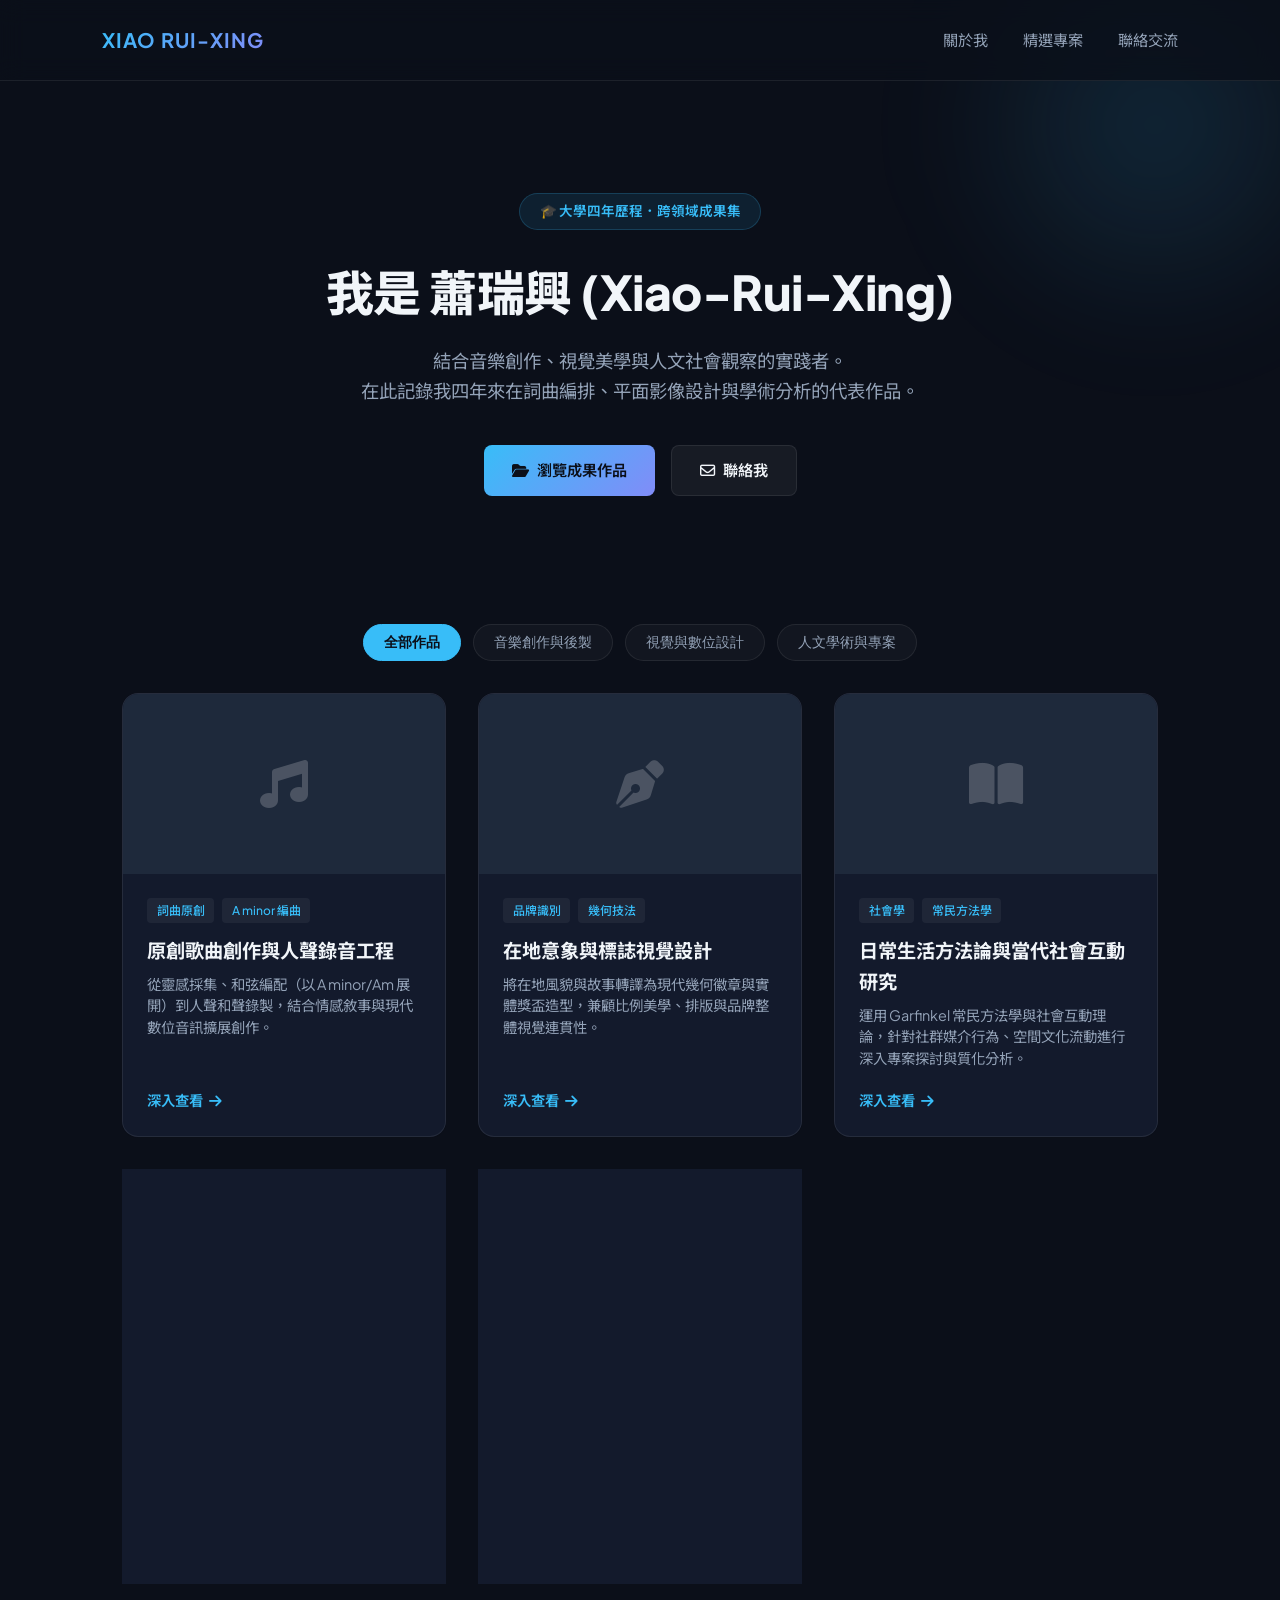
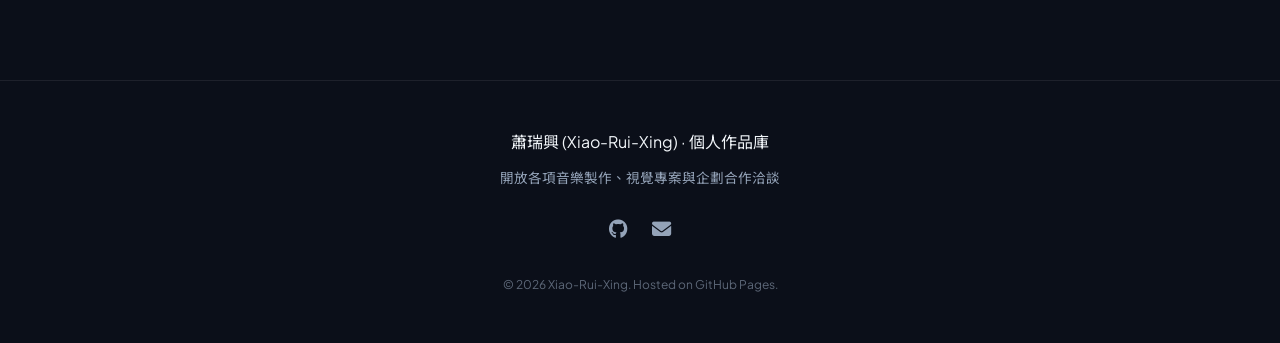
<file: index.html>
<!DOCTYPE html>
<html lang="zh-TW">
<head>
  <meta charset="UTF-8" />
  <meta name="viewport" content="width=device-width, initial-scale=1.0" />
  <title>蕭瑞興 | Xiao-Rui-Xing - 作品集與個人 IP</title>
  
  <!-- Google Fonts & Font Awesome 圖示庫 -->
  <link rel="preconnect" href="https://fonts.googleapis.com">
  <link rel="preconnect" href="https://fonts.gstatic.com" crossorigin>
  <link href="https://fonts.googleapis.com/css2?family=Plus+Jakarta+Sans:wght@400;600;700;800&family=Noto+Sans+TC:wght@300;400;500;700&display=swap" rel="stylesheet">
  <link rel="stylesheet" href="https://cdnjs.cloudflare.com/ajax/libs/font-awesome/6.4.0/css/all.min.css">

  <!-- 外部樣式表 -->
  <link rel="stylesheet" href="style.css" />
</head>
<body>

  <!-- 背景氛圍光效 -->
  <div class="bg-glow"></div>

  <!-- 導航列 -->
  <nav>
    <div class="nav-logo">XIAO RUI-XING</div>
    <div class="nav-links">
      <a href="#about">關於我</a>
      <a href="#portfolio">精選專案</a>
      <a href="#contact">聯絡交流</a>
    </div>
  </nav>

  <div class="container">
    <!-- 主視覺介紹 (Hero Section) -->
    <section class="hero" id="about">
      <div class="hero-badge">🎓 大學四年歷程．跨領域成果集</div>
      <h1>我是 蕭瑞興 (Xiao-Rui-Xing)</h1>
      <p>
        結合音樂創作、視覺美學與人文社會觀察的實踐者。<br>
        在此記錄我四年來在詞曲編排、平面影像設計與學術分析的代表作品。
      </p>
      <div class="hero-actions">
        <a href="#portfolio" class="btn btn-primary"><i class="fa-solid fa-folder-open"></i> 瀏覽成果作品</a>
        <a href="#contact" class="btn btn-secondary"><i class="fa-regular fa-envelope"></i> 聯絡我</a>
      </div>
    </section>

    <!-- 作品展示區與分類篩選 -->
    <section id="portfolio">
      <div class="filter-section">
        <button class="filter-btn active" data-filter="all">全部作品</button>
        <button class="filter-btn" data-filter="music">音樂創作與後製</button>
        <button class="filter-btn" data-filter="design">視覺與數位設計</button>
        <button class="filter-btn" data-filter="academic">人文學術與專案</button>
      </div>

      <!-- 作品網格 -->
      <div class="portfolio-grid">

        <!-- 專案 1：音樂製作 -->
        <article class="card" data-category="music">
          <div class="card-thumb">
            <i class="fa-solid fa-music"></i>
          </div>
          <div class="card-body">
            <div class="card-tags">
              <span class="tag">詞曲原創</span>
              <span class="tag">A minor 編曲</span>
            </div>
            <h3 class="card-title">原創歌曲創作與人聲錄音工程</h3>
            <p class="card-desc">
              從靈感採集、和弦編配（以 A minor/Am 展開）到人聲和聲錄製，結合情感敘事與現代數位音訊擴展創作。
            </p>
            <a href="#" class="card-link">深入查看 <i class="fa-solid fa-arrow-right"></i></a>
          </div>
        </article>

        <!-- 專案 2：視覺品牌設計 -->
        <article class="card" data-category="design">
          <div class="card-thumb">
            <i class="fa-solid fa-pen-nib"></i>
          </div>
          <div class="card-body">
            <div class="card-tags">
              <span class="tag">品牌識別</span>
              <span class="tag">幾何技法</span>
            </div>
            <h3 class="card-title">在地意象與標誌視覺設計</h3>
            <p class="card-desc">
              將在地風貌與故事轉譯為現代幾何徽章與實體獎盃造型，兼顧比例美學、排版與品牌整體視覺連貫性。
            </p>
            <a href="#" class="card-link">深入查看 <i class="fa-solid fa-arrow-right"></i></a>
          </div>
        </article>

        <!-- 專案 3：學術與理論分析 -->
        <article class="card" data-category="academic">
          <div class="card-thumb">
            <i class="fa-solid fa-book-open"></i>
          </div>
          <div class="card-body">
            <div class="card-tags">
              <span class="tag">社會學</span>
              <span class="tag">常民方法學</span>
            </div>
            <h3 class="card-title">日常生活方法論與當代社會互動研究</h3>
            <p class="card-desc">
              運用 Garfinkel 常民方法學與社會互動理論，針對社群媒介行為、空間文化流動進行深入專案探討與質化分析。
            </p>
            <a href="#" class="card-link">深入查看 <i class="fa-solid fa-arrow-right"></i></a>
          </div>
        </article>

        <!-- 專案 4：數位設計與 IP 角色 -->
        <article class="card" data-category="design">
          <div class="card-thumb">
            <i class="fa-solid fa-palette"></i>
          </div>
          <div class="card-body">
            <div class="card-tags">
              <span class="tag">數位插畫</span>
              <span class="tag">LINE貼圖</span>
            </div>
            <h3 class="card-title">數位角色 IP 與系列貼圖實踐</h3>
            <p class="card-desc">
              規劃 3x3 網格視覺框架，打造具傳播力與情緒價值的數位角色形象，完成社群應用與商業平台上架規格。
            </p>
            <a href="#" class="card-link">深入查看 <i class="fa-solid fa-arrow-right"></i></a>
          </div>
        </article>

        <!-- 專案 5：企業管理與流程企劃 -->
        <article class="card" data-category="academic">
          <div class="card-thumb">
            <i class="fa-solid fa-chart-line"></i>
          </div>
          <div class="card-body">
            <div class="card-tags">
              <span class="tag">企業流程</span>
              <span class="tag">BPR 分析</span>
            </div>
            <h3 class="card-title">商業流程再造與個案分析企劃</h3>
            <p class="card-desc">
              檢視組織內部架構與資訊流動瓶頸，擬定優化流程策略圖，展現邏輯架構化與專案溝通簡報能力。
            </p>
            <a href="#" class="card-link">深入查看 <i class="fa-solid fa-arrow-right"></i></a>
          </div>
        </article>

      </div>
    </section>
  </div>

  <!-- 聯絡與頁尾 -->
  <footer id="contact">
    <div class="container">
      <p class="footer-title">蕭瑞興 (Xiao-Rui-Xing) · 個人作品庫</p>
      <p class="footer-subtitle">開放各項音樂製作、視覺專案與企劃合作洽談</p>
      <div class="footer-socials">
        <a href="https://github.com" target="_blank"><i class="fa-brands fa-github"></i></a>
        <a href="mailto:your-email@example.com"><i class="fa-solid fa-envelope"></i></a>
      </div>
      <p class="footer-copy">&copy; 2026 Xiao-Rui-Xing. Hosted on GitHub Pages.</p>
    </div>
  </footer>

  <!-- 外部 JavaScript -->
  <script src="script.js"></script>
</body>
</html>
</file>
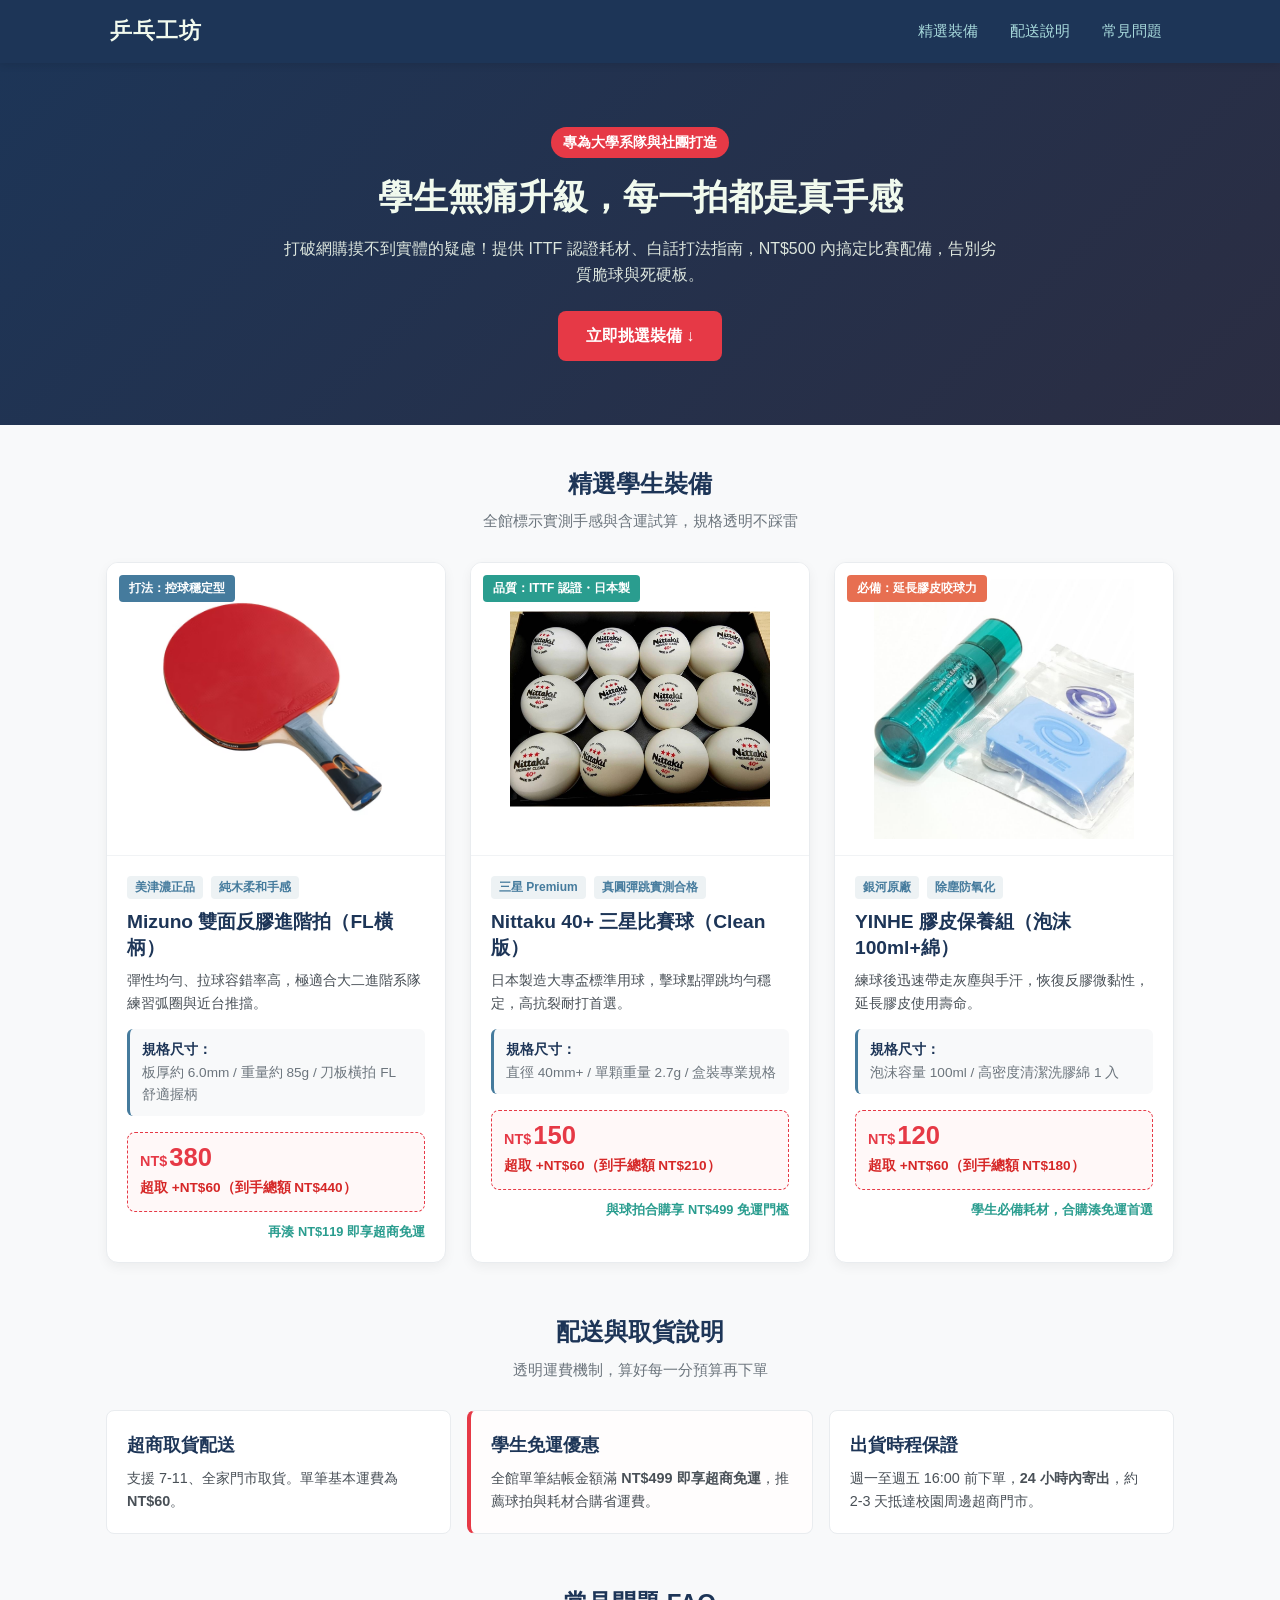
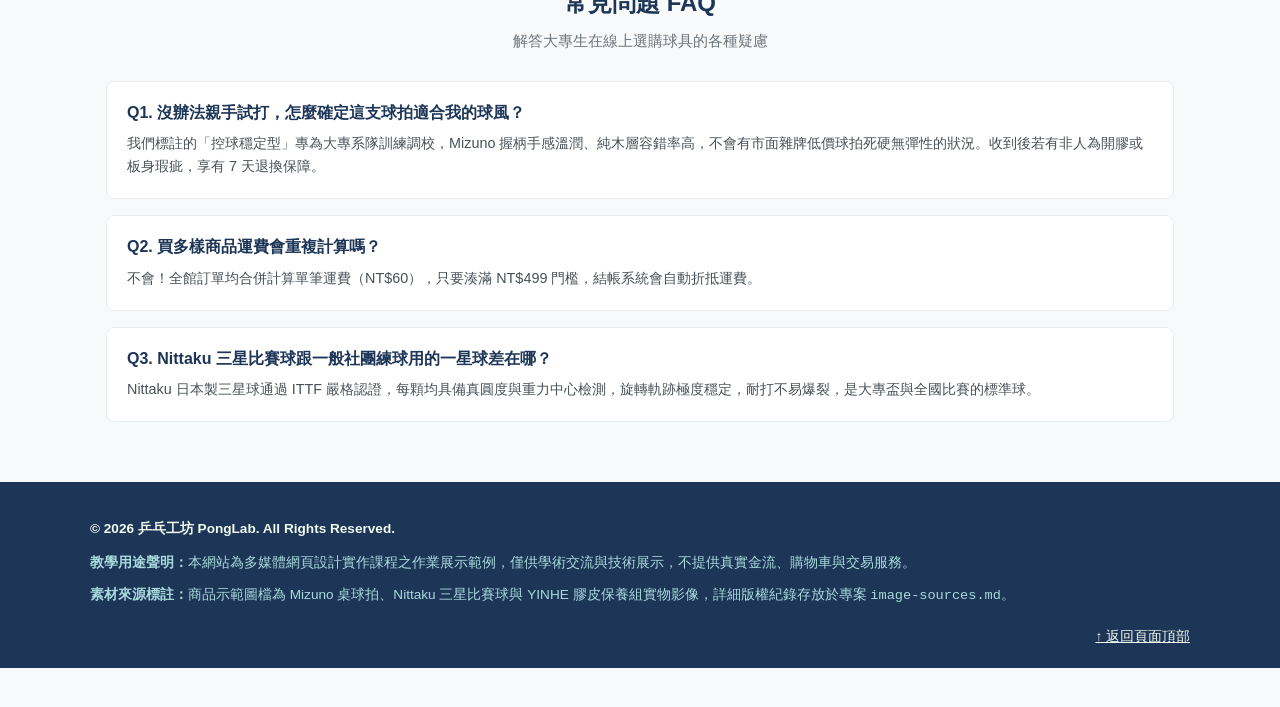
<file: 123/index.html>
<!DOCTYPE html>
<html lang="zh-Hant">
<head>
  <meta charset="UTF-8">
  <meta name="viewport" content="width=device-width, initial-scale=1.0">
  <title>乒乓工坊 PongLab | 大學生桌球裝備庫</title>
  <!-- 外部連結 style.css，同層相對路徑 -->
  <link rel="stylesheet" href="pingpong.css">
</head>
<body>

  <!-- 頂部導覽列 -->
  <header class="site-header">
    <div class="header-container">
      <div class="logo">
        <a href="#">乒乓工坊</a>
      </div>
      <nav class="site-nav">
        <ul>
          <li><a href="#products">精選裝備</a></li>
          <li><a href="#shipping">配送說明</a></li>
          <li><a href="#faq">常見問題</a></li>
        </ul>
      </nav>
    </div>
  </header>

  <main>
    <!-- 主視覺與價值主張 (Hero Section) -->
    <section class="hero-section">
      <div class="hero-content">
        <span class="badge hero-badge">專為大學系隊與社團打造</span>
        <h1>學生無痛升級，每一拍都是真手感</h1>
        <p class="hero-desc">
          打破網購摸不到實體的疑慮！提供 ITTF 認證耗材、白話打法指南，NT$500 內搞定比賽配備，告別劣質脆球與死硬板。
        </p>
        <a href="#products" class="btn btn-primary">立即挑選裝備 ↓</a>
      </div>
    </section>

    <!-- 精選商品展示區 (回應痛點 1、2、3) -->
    <section id="products" class="products-section">
      <div class="section-title">
        <h2>精選學生裝備</h2>
        <p>全館標示實測手感與含運試算，規格透明不踩雷</p>
      </div>

      <div class="product-grid">

        <!-- 商品 1：Mizuno 進階反膠拍 -->
        <article class="product-card">
          <div class="product-image-wrap">
            <img src="images/racket.jpg" alt="Mizuno 美津濃雙面反膠進階桌球拍，FL橫拍柄" class="product-image">
            <span class="card-tag tag-style">打法：控球穩定型</span>
          </div>
          <div class="product-info">
            <div class="quality-badges">
              <span class="badge-mini">美津濃正品</span>
              <span class="badge-mini">純木柔和手感</span>
            </div>
            <h3 class="product-title">Mizuno 雙面反膠進階拍（FL橫柄）</h3>
            <p class="product-desc">彈性均勻、拉球容錯率高，極適合大二進階系隊練習弧圈與近台推擋。</p>
            
            <dl class="specs-list">
              <dt>規格尺寸：</dt>
              <dd>板厚約 6.0mm / 重量約 85g / 刀板橫拍 FL 舒適握柄</dd>
            </dl>

            <div class="price-box">
              <div class="price-main">
                <span class="currency">NT$</span>
                <span class="price-amount">380</span>
              </div>
              <div class="price-shipping-hint">
                <span>超取 +NT$60（到手總額 NT$440）</span>
              </div>
            </div>

            <div class="free-shipping-tip">
              <span>再湊 NT$119 即享超商免運</span>
            </div>
          </div>
        </article>

        <!-- 商品 2：Nittaku 三星比賽球 -->
        <article class="product-card">
          <div class="product-image-wrap">
            <img src="images/ball.jpg" alt="Nittaku ITTF認證 40+ 三星級比賽桌球" class="product-image">
            <span class="card-tag tag-cert">品質：ITTF 認證・日本製</span>
          </div>
          <div class="product-info">
            <div class="quality-badges">
              <span class="badge-mini">三星 Premium</span>
              <span class="badge-mini">真圓彈跳實測合格</span>
            </div>
            <h3 class="product-title">Nittaku 40+ 三星比賽球（Clean版）</h3>
            <p class="product-desc">日本製造大專盃標準用球，擊球點彈跳均勻穩定，高抗裂耐打首選。</p>
            
            <dl class="specs-list">
              <dt>規格尺寸：</dt>
              <dd>直徑 40mm+ / 單顆重量 2.7g / 盒裝專業規格</dd>
            </dl>

            <div class="price-box">
              <div class="price-main">
                <span class="currency">NT$</span>
                <span class="price-amount">150</span>
              </div>
              <div class="price-shipping-hint">
                <span>超取 +NT$60（到手總額 NT$210）</span>
              </div>
            </div>

            <div class="free-shipping-tip">
              <span>與球拍合購享 NT$499 免運門檻</span>
            </div>
          </div>
        </article>

        <!-- 商品 3：銀河 YINHE 保養清潔組 -->
        <article class="product-card">
          <div class="product-image-wrap">
            <img src="images/cleaner.jpg" alt="YINHE 銀河桌球拍膠皮清潔泡沫與高密清潔綿組" class="product-image">
            <span class="card-tag tag-accessory">必備：延長膠皮咬球力</span>
          </div>
          <div class="product-info">
            <div class="quality-badges">
              <span class="badge-mini">銀河原廠</span>
              <span class="badge-mini">除塵防氧化</span>
            </div>
            <h3 class="product-title">YINHE 膠皮保養組（泡沫100ml+綿）</h3>
            <p class="product-desc">練球後迅速帶走灰塵與手汗，恢復反膠微黏性，延長膠皮使用壽命。</p>
            
            <dl class="specs-list">
              <dt>規格尺寸：</dt>
              <dd>泡沫容量 100ml / 高密度清潔洗膠綿 1 入</dd>
            </dl>

            <div class="price-box">
              <div class="price-main">
                <span class="currency">NT$</span>
                <span class="price-amount">120</span>
              </div>
              <div class="price-shipping-hint">
                <span>超取 +NT$60（到手總額 NT$180）</span>
              </div>
            </div>

            <div class="free-shipping-tip">
              <span>學生必備耗材，合購湊免運首選</span>
            </div>
          </div>
        </article>

      </div>
    </section>

    <!-- 配送說明區 (回應痛點 1) -->
    <section id="shipping" class="shipping-section">
      <div class="section-title">
        <h2>配送與取貨說明</h2>
        <p>透明運費機制，算好每一分預算再下單</p>
      </div>

      <div class="shipping-grid">
        <div class="shipping-item">
          <h3>超商取貨配送</h3>
          <p>支援 7-11、全家門市取貨。單筆基本運費為 <strong>NT$60</strong>。</p>
        </div>
        <div class="shipping-item highlight-box">
          <h3>學生免運優惠</h3>
          <p>全館單筆結帳金額滿 <strong>NT$499 即享超商免運</strong>，推薦球拍與耗材合購省運費。</p>
        </div>
        <div class="shipping-item">
          <h3>出貨時程保證</h3>
          <p>週一至週五 16:00 前下單，<strong>24 小時內寄出</strong>，約 2-3 天抵達校園周邊超商門市。</p>
        </div>
      </div>
    </section>

    <!-- 常見問題 FAQ (回應痛點 2、3) -->
    <section id="faq" class="faq-section">
      <div class="section-title">
        <h2>常見問題 FAQ</h2>
        <p>解答大專生在線上選購球具的各種疑慮</p>
      </div>

      <div class="faq-list">
        <article class="faq-item">
          <h3 class="faq-question">Q1. 沒辦法親手試打，怎麼確定這支球拍適合我的球風？</h3>
          <p class="faq-answer">
            我們標註的「控球穩定型」專為大專系隊訓練調校，Mizuno 握柄手感溫潤、純木層容錯率高，不會有市面雜牌低價球拍死硬無彈性的狀況。收到後若有非人為開膠或板身瑕疵，享有 7 天退換保障。
          </p>
        </article>

        <article class="faq-item">
          <h3 class="faq-question">Q2. 買多樣商品運費會重複計算嗎？</h3>
          <p class="faq-answer">
            不會！全館訂單均合併計算單筆運費（NT$60），只要湊滿 NT$499 門檻，結帳系統會自動折抵運費。
          </p>
        </article>

        <article class="faq-item">
          <h3 class="faq-question">Q3. Nittaku 三星比賽球跟一般社團練球用的一星球差在哪？</h3>
          <p class="faq-answer">
            Nittaku 日本製三星球通過 ITTF 嚴格認證，每顆均具備真圓度與重力中心檢測，旋轉軌跡極度穩定，耐打不易爆裂，是大專盃與全國比賽的標準球。
          </p>
        </article>
      </div>
    </section>
  </main>

  <!-- 頁尾宣告與素材來源 -->
  <footer class="site-footer">
    <div class="footer-container">
      <p class="copyright">&copy; 2026 乒乓工坊 PongLab. All Rights Reserved.</p>
      <p class="academic-notice">
        <strong>教學用途聲明：</strong>本網站為多媒體網頁設計實作課程之作業展示範例，僅供學術交流與技術展示，不提供真實金流、購物車與交易服務。
      </p>
      <p class="sources-notice">
        <strong>素材來源標註：</strong>商品示範圖檔為 Mizuno 桌球拍、Nittaku 三星比賽球與 YINHE 膠皮保養組實物影像，詳細版權紀錄存放於專案 <code>image-sources.md</code>。
      </p>
      <p class="back-to-top">
        <a href="#">↑ 返回頁面頂部</a>
      </p>
    </div>
  </footer>

</body>
</html>
</file>
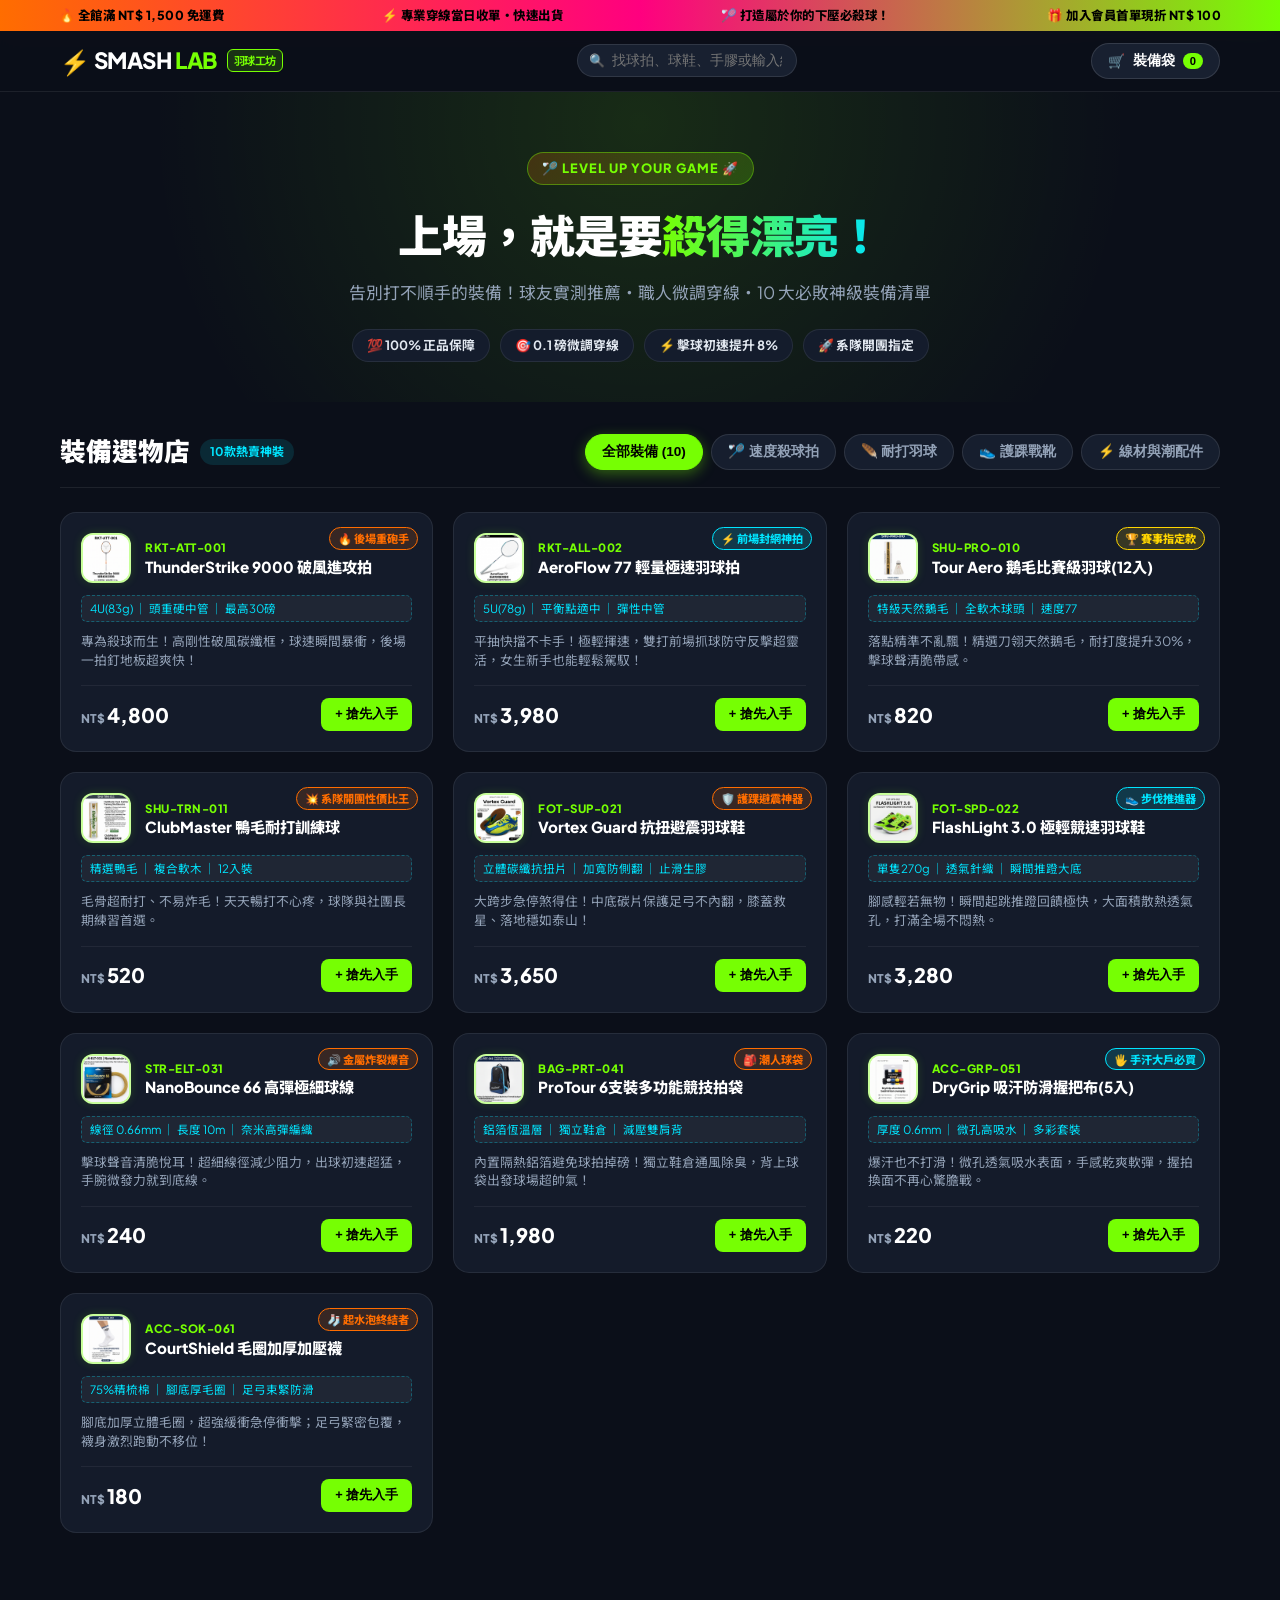
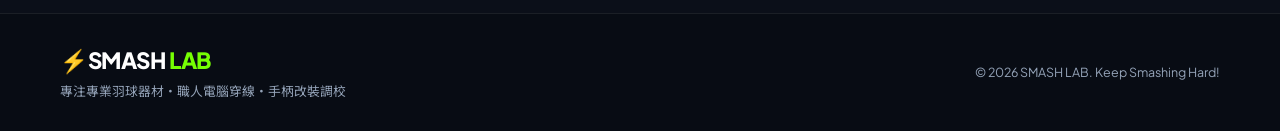
<file: bbcom/index.html>
<!DOCTYPE html>
<html lang="zh-TW">
<head>
  <meta charset="UTF-8">
  <meta name="viewport" content="width=device-width, initial-scale=1.0">
  <title>SMASH LAB ⚡ 羽球潮創工坊｜打球就是要帥又強！</title>
  <!-- 外部 CSS 樣式表 -->
  <link rel="stylesheet" href="style.css">
  <!-- Google 字體 -->
  <link rel="preconnect" href="https://fonts.googleapis.com">
  <link rel="preconnect" href="https://fonts.gstatic.com" crossorigin>
  <link href="https://fonts.googleapis.com/css2?family=Plus+Jakarta+Sans:wght@700;800;900&family=Noto+Sans+TC:wght@400;600;700;900&display=swap" rel="stylesheet">
</head>
<body>

  <!-- 頂部跑馬燈公告（年輕活潑感） -->
  <aside class="top-marquee" aria-label="公告訊息">
    <div class="marquee-track">
      <span>🔥 全館滿 NT$ 1,500 免運費</span>
      <span>⚡ 專業穿線當日收單・快速出貨</span>
      <span>🏸 打造屬於你的下壓必殺球！</span>
      <span>🎁 加入會員首單現折 NT$ 100</span>
    </div>
  </aside>

  <!-- 導航列 -->
  <header class="navbar">
    <div class="nav-wrap">
      <a href="index.html" class="logo">
        <span class="logo-lightning">⚡</span>SMASH<span class="logo-highlight">LAB</span>
        <span class="logo-pill">羽球工坊</span>
      </a>

      <div class="nav-search">
        <span class="search-icon">🔍</span>
        <input type="text" id="searchInput" placeholder="找球拍、球鞋、手膠或輸入編號..." oninput="handleSearch()">
      </div>

      <button class="cart-btn" onclick="toggleCart()" aria-label="購物車">
        <span class="cart-icon">🛒</span>
        <span class="cart-label">裝備袋</span>
        <span id="cartCount" class="badge">0</span>
      </button>
    </div>
  </header>

  <!-- Hero 活潑熱血標題 -->
  <section class="hero-box">
    <div class="hero-inner">
      <div class="bubble-tag">🏸 LEVEL UP YOUR GAME 🚀</div>
      <h1 class="hero-title">
        上場，就是要<span class="text-glow">殺得漂亮！</span>
      </h1>
      <p class="hero-subtitle">
        告別打不順手的裝備！球友實測推薦・職人微調穿線・10 大必敗神級裝備清單
      </p>

      <!-- 快速亮點標籤 -->
      <div class="pills-row">
        <span class="pill-item">💯 100% 正品保障</span>
        <span class="pill-item">🎯 0.1 磅微調穿線</span>
        <span class="pill-item">⚡ 擊球初速提升 8%</span>
        <span class="pill-item">🚀 系隊開團指定</span>
      </div>
    </div>
  </section>

  <!-- 商品專區 -->
  <main class="store-section" id="products">
    <div class="container">
      
      <!-- 分類標籤切換 -->
      <div class="tabs-header">
        <h2 class="title-with-pill">裝備選物店 <span>10款熱賣神裝</span></h2>
        
        <div class="tag-filters">
          <button class="tab active" onclick="filterCategory('all', this)">全部裝備 (10)</button>
          <button class="tab" onclick="filterCategory('racket', this)">🏸 速度殺球拍</button>
          <button class="tab" onclick="filterCategory('shuttlecock', this)">🪶 耐打羽球</button>
          <button class="tab" onclick="filterCategory('shoes', this)">👟 護踝戰靴</button>
          <button class="tab" onclick="filterCategory('accessory', this)">⚡ 線材與潮配件</button>
        </div>
      </div>

      <!-- 商品網格 -->
      <div class="product-grid" id="productGrid">

        <!-- 01: RKT-ATT-001 -->
        <article class="item-card" data-category="racket" data-id="RKT-ATT-001">
          <div class="tag-hot">🔥 後場重砲手</div>
          <div class="card-top">
            <div class="img-box-50">
              <img src="images/01.jpg" alt="ThunderStrike 9000 破風進攻羽球拍" onerror="this.src='https://placehold.co/50x50/1e2638/76ff03?text=01'">
            </div>
            <div class="card-heading">
              <span class="sku-code">RKT-ATT-001</span>
              <h3 class="item-title">ThunderStrike 9000 破風進攻拍</h3>
            </div>
          </div>
          <div class="spec-capsule">4U(83g) ｜ 頭重硬中管 ｜ 最高30磅</div>
          <p class="item-desc">專為殺球而生！高剛性破風碳纖框，球速瞬間暴衝，後場一拍釘地板超爽快！</p>
          <div class="card-bottom">
            <span class="item-price"><small>NT$</small>4,800</span>
            <button class="add-btn" onclick="addToCart('RKT-ATT-001', 'ThunderStrike 9000 破風進攻羽球拍', 4800, 'images/01.jpg')">+ 搶先入手</button>
          </div>
        </article>

        <!-- 02: RKT-ALL-002 -->
        <article class="item-card" data-category="racket" data-id="RKT-ALL-002">
          <div class="tag-hot blue">⚡ 前場封網神拍</div>
          <div class="card-top">
            <div class="img-box-50">
              <img src="images/02.jpg" alt="AeroFlow 77 輕量極速羽球拍" onerror="this.src='https://placehold.co/50x50/1e2638/00e5ff?text=02'">
            </div>
            <div class="card-heading">
              <span class="sku-code">RKT-ALL-002</span>
              <h3 class="item-title">AeroFlow 77 輕量極速羽球拍</h3>
            </div>
          </div>
          <div class="spec-capsule">5U(78g) ｜ 平衡點適中 ｜ 彈性中管</div>
          <p class="item-desc">平抽快擋不卡手！極輕揮速，雙打前場抓球防守反擊超靈活，女生新手也能輕鬆駕馭！</p>
          <div class="card-bottom">
            <span class="item-price"><small>NT$</small>3,980</span>
            <button class="add-btn" onclick="addToCart('RKT-ALL-002', 'AeroFlow 77 輕量極速羽球拍', 3980, 'images/02.jpg')">+ 搶先入手</button>
          </div>
        </article>

        <!-- 03: SHU-PRO-010 -->
        <article class="item-card" data-category="shuttlecock" data-id="SHU-PRO-010">
          <div class="tag-hot gold">🏆 賽事指定款</div>
          <div class="card-top">
            <div class="img-box-50">
              <img src="images/03.jpg" alt="Tour Aero 鵝毛比賽級羽球 (12入)" onerror="this.src='https://placehold.co/50x50/1e2638/ffd600?text=03'">
            </div>
            <div class="card-heading">
              <span class="sku-code">SHU-PRO-010</span>
              <h3 class="item-title">Tour Aero 鵝毛比賽級羽球(12入)</h3>
            </div>
          </div>
          <div class="spec-capsule">特級天然鵝毛 ｜ 全軟木球頭 ｜ 速度77</div>
          <p class="item-desc">落點精準不亂飄！精選刀翎天然鵝毛，耐打度提升30%，擊球聲清脆帶感。</p>
          <div class="card-bottom">
            <span class="item-price"><small>NT$</small>820</span>
            <button class="add-btn" onclick="addToCart('SHU-PRO-010', 'Tour Aero 鵝毛比賽級羽球 (12入)', 820, 'images/03.jpg')">+ 搶先入手</button>
          </div>
        </article>

        <!-- 04: SHU-TRN-011 -->
        <article class="item-card" data-category="shuttlecock" data-id="SHU-TRN-011">
          <div class="tag-hot">💥 系隊開團性價比王</div>
          <div class="card-top">
            <div class="img-box-50">
              <img src="images/04.jpg" alt="ClubMaster 鴨毛高耐打訓練球 (12入)" onerror="this.src='https://placehold.co/50x50/1e2638/76ff03?text=04'">
            </div>
            <div class="card-heading">
              <span class="sku-code">SHU-TRN-011</span>
              <h3 class="item-title">ClubMaster 鴨毛耐打訓練球</h3>
            </div>
          </div>
          <div class="spec-capsule">精選鴨毛 ｜ 複合軟木 ｜ 12入裝</div>
          <p class="item-desc">毛骨超耐打、不易炸毛！天天暢打不心疼，球隊與社團長期練習首選。</p>
          <div class="card-bottom">
            <span class="item-price"><small>NT$</small>520</span>
            <button class="add-btn" onclick="addToCart('SHU-TRN-011', 'ClubMaster 鴨毛高耐打訓練球 (12入)', 520, 'images/04.jpg')">+ 搶先入手</button>
          </div>
        </article>

        <!-- 05: FOT-SUP-021 -->
        <article class="item-card" data-category="shoes" data-id="FOT-SUP-021">
          <div class="tag-hot orange">🛡️ 護踝避震神器</div>
          <div class="card-top">
            <div class="img-box-50">
              <img src="images/05.jpg" alt="Vortex Guard 專業抗扭避震羽球鞋" onerror="this.src='https://placehold.co/50x50/1e2638/ff6d00?text=05'">
            </div>
            <div class="card-heading">
              <span class="sku-code">FOT-SUP-021</span>
              <h3 class="item-title">Vortex Guard 抗扭避震羽球鞋</h3>
            </div>
          </div>
          <div class="spec-capsule">立體碳纖抗扭片 ｜ 加寬防側翻 ｜ 止滑生膠</div>
          <p class="item-desc">大跨步急停煞得住！中底碳片保護足弓不內翻，膝蓋救星、落地穩如泰山！</p>
          <div class="card-bottom">
            <span class="item-price"><small>NT$</small>3,650</span>
            <button class="add-btn" onclick="addToCart('FOT-SUP-021', 'Vortex Guard 專業抗扭避震羽球鞋', 3650, 'images/05.jpg')">+ 搶先入手</button>
          </div>
        </article>

        <!-- 06: FOT-SPD-022 -->
        <article class="item-card" data-category="shoes" data-id="FOT-SPD-022">
          <div class="tag-hot blue">👟 步伐推進器</div>
          <div class="card-top">
            <div class="img-box-50">
              <img src="images/06.jpg" alt="FlashLight 3.0 極輕競速羽球鞋" onerror="this.src='https://placehold.co/50x50/1e2638/00e5ff?text=06'">
            </div>
            <div class="card-heading">
              <span class="sku-code">FOT-SPD-022</span>
              <h3 class="item-title">FlashLight 3.0 極輕競速羽球鞋</h3>
            </div>
          </div>
          <div class="spec-capsule">單隻270g ｜ 透氣針織 ｜ 瞬間推蹬大底</div>
          <p class="item-desc">腳感輕若無物！瞬間起跳推蹬回饋極快，大面積散熱透氣孔，打滿全場不悶熱。</p>
          <div class="card-bottom">
            <span class="item-price"><small>NT$</small>3,280</span>
            <button class="add-btn" onclick="addToCart('FOT-SPD-022', 'FlashLight 3.0 極輕競速羽球鞋', 3280, 'images/06.jpg')">+ 搶先入手</button>
          </div>
        </article>

        <!-- 07: STR-ELT-031 -->
        <article class="item-card" data-category="accessory" data-id="STR-ELT-031">
          <div class="tag-hot">🔊 金屬炸裂爆音</div>
          <div class="card-top">
            <div class="img-box-50">
              <img src="images/07.jpg" alt="NanoBounce 66 高彈極細羽毛球拍線" onerror="this.src='https://placehold.co/50x50/1e2638/76ff03?text=07'">
            </div>
            <div class="card-heading">
              <span class="sku-code">STR-ELT-031</span>
              <h3 class="item-title">NanoBounce 66 高彈極細球線</h3>
            </div>
          </div>
          <div class="spec-capsule">線徑 0.66mm ｜ 長度 10m ｜ 奈米高彈編織</div>
          <p class="item-desc">擊球聲音清脆悅耳！超細線徑減少阻力，出球初速超猛，手腕微發力就到底線。</p>
          <div class="card-bottom">
            <span class="item-price"><small>NT$</small>240</span>
            <button class="add-btn" onclick="addToCart('STR-ELT-031', 'NanoBounce 66 高彈極細羽毛球拍線', 240, 'images/07.jpg')">+ 搶先入手</button>
          </div>
        </article>

        <!-- 08: BAG-PRT-041 -->
        <article class="item-card" data-category="accessory" data-id="BAG-PRT-041">
          <div class="tag-hot orange">🎒 潮人球袋</div>
          <div class="card-top">
            <div class="img-box-50">
              <img src="images/08.jpg" alt="ProTour 6支裝多功能競技羽球拍袋" onerror="this.src='https://placehold.co/50x50/1e2638/ff6d00?text=08'">
            </div>
            <div class="card-heading">
              <span class="sku-code">BAG-PRT-041</span>
              <h3 class="item-title">ProTour 6支裝多功能競技拍袋</h3>
            </div>
          </div>
          <div class="spec-capsule">鋁箔恆溫層 ｜ 獨立鞋倉 ｜ 減壓雙肩背</div>
          <p class="item-desc">內置隔熱鋁箔避免球拍掉磅！獨立鞋倉通風除臭，背上球袋出發球場超帥氣！</p>
          <div class="card-bottom">
            <span class="item-price"><small>NT$</small>1,980</span>
            <button class="add-btn" onclick="addToCart('BAG-PRT-041', 'ProTour 6支裝多功能競技羽球拍袋', 1980, 'images/08.jpg')">+ 搶先入手</button>
          </div>
        </article>

        <!-- 09: ACC-GRP-051 -->
        <article class="item-card" data-category="accessory" data-id="ACC-GRP-051">
          <div class="tag-hot blue">🖐️ 手汗大戶必買</div>
          <div class="card-top">
            <div class="img-box-50">
              <img src="images/09.jpg" alt="DryGrip 極吸汗防滑握把布 (5入裝)" onerror="this.src='https://placehold.co/50x50/1e2638/00e5ff?text=09'">
            </div>
            <div class="card-heading">
              <span class="sku-code">ACC-GRP-051</span>
              <h3 class="item-title">DryGrip 吸汗防滑握把布(5入)</h3>
            </div>
          </div>
          <div class="spec-capsule">厚度 0.6mm ｜ 微孔高吸水 ｜ 多彩套裝</div>
          <p class="item-desc">爆汗也不打滑！微孔透氣吸水表面，手感乾爽軟彈，握拍換面不再心驚膽戰。</p>
          <div class="card-bottom">
            <span class="item-price"><small>NT$</small>220</span>
            <button class="add-btn" onclick="addToCart('ACC-GRP-051', 'DryGrip 極吸汗防滑握把布 (5入裝)', 220, 'images/09.jpg')">+ 搶先入手</button>
          </div>
        </article>

        <!-- 10: ACC-SOK-061 -->
        <article class="item-card" data-category="accessory" data-id="ACC-SOK-061">
          <div class="tag-hot">🧦 起水泡終結者</div>
          <div class="card-top">
            <div class="img-box-50">
              <img src="images/10.jpg" alt="CourtShield 專業毛圈加厚加壓羽球襪" onerror="this.src='https://placehold.co/50x50/1e2638/76ff03?text=10'">
            </div>
            <div class="card-heading">
              <span class="sku-code">ACC-SOK-061</span>
              <h3 class="item-title">CourtShield 毛圈加厚加壓襪</h3>
            </div>
          </div>
          <div class="spec-capsule">75%精梳棉 ｜ 腳底厚毛圈 ｜ 足弓束緊防滑</div>
          <p class="item-desc">腳底加厚立體毛圈，超強緩衝急停衝擊；足弓緊密包覆，襪身激烈跑動不移位！</p>
          <div class="card-bottom">
            <span class="item-price"><small>NT$</small>180</span>
            <button class="add-btn" onclick="addToCart('ACC-SOK-061', 'CourtShield 專業毛圈加厚加壓羽球襪', 180, 'images/10.jpg')">+ 搶先入手</button>
          </div>
        </article>

      </div>
    </div>
  </main>

  <!-- 購物車抽屜 -->
  <aside class="cart-drawer" id="cartDrawer">
    <div class="drawer-header">
      <h3>⚡ 我的選購裝備</h3>
      <button class="close-drawer" onclick="toggleCart()">&times;</button>
    </div>
    <div class="drawer-body" id="cartItemList">
      <p class="empty-cart-text">目前還沒選購任何裝備，快挑把好拍上場吧！</p>
    </div>
    <div class="drawer-footer">
      <div class="cart-total-row">
        <span>小計金額：</span>
        <strong id="cartTotalPrice">NT$ 0</strong>
      </div>
      <button class="btn-checkout" onclick="checkout()">立即結帳 🚀</button>
    </div>
  </aside>
  <div class="drawer-overlay" id="drawerOverlay" onclick="toggleCart()"></div>

  <!-- 頁尾 -->
  <footer class="footer">
    <div class="container footer-flex">
      <div>
        <div class="logo">⚡SMASH<span class="logo-highlight">LAB</span></div>
        <p class="footer-desc">專注專業羽球器材・職人電腦穿線・手柄改裝調校</p>
      </div>
      <p class="copyright">&copy; 2026 SMASH LAB. Keep Smashing Hard!</p>
    </div>
  </footer>

  <script>
    let cart = [];

    function addToCart(id, name, price, img) {
      const item = cart.find(i => i.id === id);
      if (item) {
        item.qty += 1;
      } else {
        cart.push({ id, name, price, img, qty: 1 });
      }
      renderCart();
      openCart();
    }

    function updateQty(id, delta) {
      const item = cart.find(i => i.id === id);
      if (item) {
        item.qty += delta;
        if (item.qty <= 0) {
          cart = cart.filter(i => i.id !== id);
        }
      }
      renderCart();
    }

    function renderCart() {
      const listEl = document.getElementById('cartItemList');
      const countEl = document.getElementById('cartCount');
      const totalEl = document.getElementById('cartTotalPrice');

      const totalItems = cart.reduce((s, i) => s + i.qty, 0);
      const totalPrice = cart.reduce((s, i) => s + (i.price * i.qty), 0);

      countEl.textContent = totalItems;
      totalEl.textContent = 'NT$ ' + totalPrice.toLocaleString();

      if (cart.length === 0) {
        listEl.innerHTML = '<p class="empty-cart-text">目前還沒選購任何裝備，快挑把好拍上場吧！</p>';
        return;
      }

      listEl.innerHTML = cart.map(i => `
        <div class="cart-item">
          <img src="${i.img}" alt="${i.name}" class="cart-img-50" onerror="this.src='https://placehold.co/50x50/1e2638/76ff03?text=item'">
          <div class="cart-info">
            <div class="cart-name">${i.name}</div>
            <div class="cart-price">NT$ ${i.price.toLocaleString()}</div>
            <div class="cart-ctrl">
              <button onclick="updateQty('${i.id}', -1)">-</button>
              <span>${i.qty}</span>
              <button onclick="updateQty('${i.id}', 1)">+</button>
            </div>
          </div>
        </div>
      `).join('');
    }

    function toggleCart() {
      document.getElementById('cartDrawer').classList.toggle('open');
      document.getElementById('drawerOverlay').classList.toggle('open');
    }

    function openCart() {
      document.getElementById('cartDrawer').classList.add('open');
      document.getElementById('drawerOverlay').classList.add('open');
    }

    function filterCategory(cat, btn) {
      document.querySelectorAll('.tab').forEach(b => b.classList.remove('active'));
      btn.classList.add('active');

      const cards = document.querySelectorAll('.item-card');
      cards.forEach(card => {
        if (cat === 'all' || card.getAttribute('data-category') === cat) {
          card.style.display = 'flex';
        } else {
          card.style.display = 'none';
        }
      });
    }

    function handleSearch() {
      const q = document.getElementById('searchInput').value.trim().toLowerCase();
      const cards = document.querySelectorAll('.item-card');
      cards.forEach(card => {
        const text = card.innerText.toLowerCase();
        card.style.display = text.includes(q) ? 'flex' : 'none';
      });
    }

    function checkout() {
      if (cart.length === 0) return alert('購物車內還沒有商品喔！');
      alert('
</file>
<file: style.css>
:root {
  --bg-color: #0b0f19;
  --card-bg: rgba(23, 32, 54, 0.7);
  --card-border: rgba(255, 255, 255, 0.08);
  --accent-color: #38bdf8;
  --accent-gradient: linear-gradient(135deg, #38bdf8 0%, #818cf8 100%);
  --text-main: #f1f5f9;
  --text-muted: #94a3b8;
  --transition: all 0.3s cubic-bezier(0.4, 0, 0.2, 1);
}

* {
  box-sizing: border-box;
  margin: 0;
  padding: 0;
}

html {
  scroll-behavior: smooth;
}

body {
  font-family: 'Plus Jakarta Sans', 'Noto Sans TC', sans-serif;
  background-color: var(--bg-color);
  color: var(--text-main);
  line-height: 1.6;
  overflow-x: hidden;
}

/* 背景光暈效果 */
.bg-glow {
  position: fixed;
  width: 450px;
  height: 450px;
  border-radius: 50%;
  background: radial-gradient(circle, rgba(56, 189, 248, 0.15), transparent 70%);
  top: -100px;
  right: -100px;
  z-index: -1;
  filter: blur(50px);
}

/* 導航列 */
nav {
  display: flex;
  justify-content: space-between;
  align-items: center;
  padding: 1.5rem 8%;
  backdrop-filter: blur(12px);
  background: rgba(11, 15, 25, 0.8);
  position: sticky;
  top: 0;
  z-index: 100;
  border-bottom: 1px solid var(--card-border);
}

.nav-logo {
  font-weight: 700;
  font-size: 1.25rem;
  letter-spacing: 1px;
  background: var(--accent-gradient);
  -webkit-background-clip: text;
  -webkit-text-fill-color: transparent;
}

.nav-links a {
  color: var(--text-muted);
  text-decoration: none;
  margin-left: 2rem;
  font-size: 0.95rem;
  transition: var(--transition);
}

.nav-links a:hover {
  color: var(--accent-color);
}

/* 內容版心容器 */
.container {
  max-width: 1100px;
  margin: 0 auto;
  padding: 0 2rem;
}

/* 主視覺 (Hero) */
.hero {
  padding: 7rem 0 4rem;
  text-align: center;
}

.hero-badge {
  display: inline-block;
  padding: 0.4rem 1.2rem;
  border-radius: 9999px;
  background: rgba(56, 189, 248, 0.1);
  border: 1px solid rgba(56, 189, 248, 0.2);
  color: var(--accent-color);
  font-size: 0.85rem;
  font-weight: 600;
  margin-bottom: 1.5rem;
}

.hero h1 {
  font-size: 3rem;
  font-weight: 800;
  margin-bottom: 1rem;
  letter-spacing: -0.5px;
}

.hero p {
  color: var(--text-muted);
  font-size: 1.15rem;
  max-width: 650px;
  margin: 0 auto 2.5rem;
}

.hero-actions {
  display: flex;
  justify-content: center;
  gap: 1rem;
}

/* 按鈕樣式 */
.btn {
  display: inline-flex;
  align-items: center;
  gap: 0.5rem;
  padding: 0.75rem 1.75rem;
  border-radius: 8px;
  font-weight: 600;
  text-decoration: none;
  transition: var(--transition);
  font-size: 0.95rem;
}

.btn-primary {
  background: var(--accent-gradient);
  color: #0b0f19;
}

.btn-primary:hover {
  opacity: 0.9;
  transform: translateY(-2px);
}

.btn-secondary {
  background: rgba(255, 255, 255, 0.05);
  border: 1px solid var(--card-border);
  color: var(--text-main);
}

.btn-secondary:hover {
  background: rgba(255, 255, 255, 0.1);
  transform: translateY(-2px);
}

/* 分類篩選按鈕列 */
.filter-section {
  margin: 4rem 0 2rem;
  display: flex;
  justify-content: center;
  flex-wrap: wrap;
  gap: 0.75rem;
}

.filter-btn {
  background: rgba(255, 255, 255, 0.03);
  border: 1px solid var(--card-border);
  color: var(--text-muted);
  padding: 0.5rem 1.25rem;
  border-radius: 20px;
  cursor: pointer;
  font-size: 0.9rem;
  transition: var(--transition);
}

.filter-btn:hover,
.filter-btn.active {
  background: var(--accent-color);
  color: #0b0f19;
  border-color: var(--accent-color);
  font-weight: 600;
}

/* 作品卡片網格 */
.portfolio-grid {
  display: grid;
  grid-template-columns: repeat(auto-fill, minmax(320px, 1fr));
  gap: 2rem;
  padding-bottom: 6rem;
}

.card {
  background: var(--card-bg);
  border: 1px solid var(--card-border);
  border-radius: 16px;
  overflow: hidden;
  display: flex;
  flex-direction: column;
  transition: var(--transition);
  backdrop-filter: blur(8px);
}

.card:hover {
  transform: translateY(-6px);
  border-color: rgba(56, 189, 248, 0.3);
  box-shadow: 0 12px 30px rgba(0, 0, 0, 0.4);
}

.card-thumb {
  height: 180px;
  background: #1e293b;
  display: flex;
  align-items: center;
  justify-content: center;
  position: relative;
  overflow: hidden;
}

.card-thumb i {
  font-size: 3rem;
  color: rgba(255, 255, 255, 0.2);
  transition: var(--transition);
}

.card:hover .card-thumb i {
  transform: scale(1.1);
  color: var(--accent-color);
}

.card-body {
  padding: 1.5rem;
  display: flex;
  flex-direction: column;
  flex-grow: 1;
}

.card-tags {
  display: flex;
  gap: 0.5rem;
  margin-bottom: 0.75rem;
}

.tag {
  font-size: 0.75rem;
  padding: 0.2rem 0.6rem;
  border-radius: 4px;
  background: rgba(255, 255, 255, 0.05);
  color: var(--accent-color);
  font-weight: 500;
}

.card-title {
  font-size: 1.2rem;
  font-weight: 700;
  margin-bottom: 0.5rem;
}

.card-desc {
  font-size: 0.9rem;
  color: var(--text-muted);
  flex-grow: 1;
  margin-bottom: 1.25rem;
  line-height: 1.5;
}

.card-link {
  font-size: 0.9rem;
  font-weight: 600;
  color: var(--accent-color);
  text-decoration: none;
  display: inline-flex;
  align-items: center;
  gap: 0.4rem;
  transition: var(--transition);
}

.card-link:hover {
  gap: 0.7rem;
}

/* 頁尾 */
footer {
  border-top: 1px solid var(--card-border);
  padding: 3rem 0;
  text-align: center;
  color: var(--text-muted);
  font-size: 0.85rem;
}

.footer-title {
  margin-bottom: 0.8rem;
  font-size: 1rem;
  color: var(--text-main);
}

.footer-subtitle {
  color: var(--text-muted);
}

.footer-socials {
  margin-top: 1.5rem;
  display: flex;
  justify-content: center;
  gap: 1.5rem;
  font-size: 1.2rem;
}

.footer-socials a {
  color: var(--text-muted);
  transition: var(--transition);
}

.footer-socials a:hover {
  color: var(--accent-color);
}

.footer-copy {
  margin-top: 2rem;
  font-size: 0.75rem;
  opacity: 0.6;
}

/* RWD 響應式微調 */
@media (max-width: 768px) {
  .hero h1 {
    font-size: 2.2rem;
  }
  nav {
    padding: 1rem 5%;
  }
  .nav-links {
    display: none;
  }
}
</file>
<file: 123/pingpong.css>
/* ==========================================================================
   乒乓工坊 PongLab - 樣式表 (style.css)
   - 純 CSS，無 JavaScript
   - 符合手機端 390px 優先與單欄無水平溢出
   - 兼顧桌機響應式格線 (700px, 1000px)
   ========================================================================== */

/* 全域重設與基本設定 */
* {
  box-sizing: border-box;
  margin: 0;
  padding: 0;
}

body {
  font-family: -apple-system, BlinkMacSystemFont, "Segoe UI", Roboto, "Helvetica Neue", Arial, "PingFang TC", "Microsoft JhengHei", sans-serif;
  line-height: 1.6;
  color: #2b2d42;
  background-color: #f8f9fa;
  padding-bottom: 40px;
}

img {
  max-width: 100%;
  height: auto;
  display: block;
}

a {
  color: inherit;
  text-decoration: none;
}

/* 鍵盤無障礙焦點提示 (簡報第 23 頁規範) */
a:focus,
button:focus {
  outline: 3px solid #e63946;
  outline-offset: 2px;
}

/* --------------------------------------------------------------------------
   頂部導覽列 (支援自動折行與手機閱讀)
   -------------------------------------------------------------------------- */
.site-header {
  background-color: #1d3557;
  color: #ffffff;
  position: sticky;
  top: 0;
  z-index: 100;
  box-shadow: 0 2px 8px rgba(0, 0, 0, 0.1);
}

.header-container {
  max-width: 1100px;
  margin: 0 auto;
  padding: 14px 20px;
  display: flex;
  justify-content: space-between;
  align-items: center;
  flex-wrap: wrap; /* 允許窄螢幕自動折行 */
  gap: 12px;
}

.logo a {
  font-size: 1.35rem;
  font-weight: 800;
  letter-spacing: 1px;
  color: #f1faee;
}

.site-nav ul {
  list-style: none;
  display: flex;
  flex-wrap: wrap;
  gap: 16px;
}

.site-nav a {
  font-size: 0.95rem;
  color: #a8dadc;
  padding: 6px 8px;
  border-radius: 4px;
}

.site-nav a:hover {
  color: #ffffff;
  background-color: rgba(255, 255, 255, 0.1);
}

/* --------------------------------------------------------------------------
   主視覺區塊 (Hero Section)
   -------------------------------------------------------------------------- */
.hero-section {
  background: linear-gradient(135deg, #1d3557 0%, #2b2d42 100%);
  color: #ffffff;
  padding: 48px 20px;
  text-align: center;
}

.hero-content {
  max-width: 720px;
  margin: 0 auto;
}

.hero-badge {
  background-color: #e63946;
  color: #ffffff;
  font-size: 0.85rem;
  padding: 5px 12px;
  border-radius: 20px;
  display: inline-block;
  margin-bottom: 16px;
  font-weight: 600;
}

.hero-section h1 {
  font-size: 1.85rem;
  line-height: 1.3;
  margin-bottom: 16px;
  color: #f1faee;
}

.hero-desc {
  font-size: 1rem;
  color: #f1faee;
  opacity: 0.9;
  margin-bottom: 24px;
}

.btn {
  display: inline-block;
  padding: 12px 28px;
  border-radius: 8px;
  font-weight: 700;
  font-size: 1rem;
}

.btn-primary {
  background-color: #e63946;
  color: #ffffff;
}

.btn-primary:hover {
  background-color: #d62828;
}

/* --------------------------------------------------------------------------
   共用區塊標題
   -------------------------------------------------------------------------- */
.section-title {
  text-align: center;
  margin-bottom: 28px;
  padding: 0 16px;
}

.section-title h2 {
  font-size: 1.5rem;
  color: #1d3557;
  margin-bottom: 6px;
}

.section-title p {
  font-size: 0.95rem;
  color: #6c757d;
}

/* --------------------------------------------------------------------------
   商品展示區 (回應痛點 1、2、3：集中呈現名稱、價格、規格與運費)
   -------------------------------------------------------------------------- */
.products-section {
  max-width: 1100px;
  margin: 40px auto;
  padding: 0 16px;
}

/* 響應式格線：預設單欄 (390px 友善) */
.product-grid {
  display: grid;
  grid-template-columns: 1fr;
  gap: 24px;
}

.product-card {
  background-color: #ffffff;
  border: 1px solid #e9ecef;
  border-radius: 12px;
  overflow: hidden;
  box-shadow: 0 4px 12px rgba(0, 0, 0, 0.05);
}

.product-image-wrap {
  position: relative;
  background-color: #ffffff;
  padding: 16px;
  display: flex;
  justify-content: center;
  align-items: center;
  border-bottom: 1px solid #f1f3f5;
}

.product-image {
  width: 100%;
  max-height: 260px;
  object-fit: contain; /* 確保球拍與商品完整展示不被裁切 */
}

/* 打法標籤與認證卡標 */
.card-tag {
  position: absolute;
  top: 12px;
  left: 12px;
  font-size: 0.75rem;
  font-weight: 700;
  padding: 4px 10px;
  border-radius: 4px;
  color: #ffffff;
}

.tag-style { background-color: #457b9d; }
.tag-cert { background-color: #2a9d8f; }
.tag-accessory { background-color: #e76f51; }

.product-info {
  padding: 20px;
}

.quality-badges {
  display: flex;
  gap: 8px;
  margin-bottom: 10px;
  flex-wrap: wrap;
}

.badge-mini {
  background-color: #edf2f4;
  color: #457b9d;
  font-size: 0.75rem;
  padding: 2px 8px;
  border-radius: 4px;
  font-weight: 600;
}

.product-title {
  font-size: 1.2rem;
  color: #1d3557;
  margin-bottom: 8px;
  line-height: 1.35;
}

.product-desc {
  font-size: 0.9rem;
  color: #495057;
  margin-bottom: 14px;
}

/* 規格尺寸直接集中呈現 (長寬高/厚度/柄型) */
.specs-list {
  background-color: #f8f9fa;
  padding: 10px 12px;
  border-radius: 6px;
  font-size: 0.85rem;
  margin-bottom: 16px;
  border-left: 3px solid #457b9d;
}

.specs-list dt {
  font-weight: 700;
  color: #1d3557;
  margin-bottom: 2px;
}

.specs-list dd {
  color: #6c757d;
}

/* 價格與含運試算集中區 (回應痛點 1) */
.price-box {
  display: flex;
  flex-direction: column;
  background-color: #fff8f8;
  border: 1px dashed #e63946;
  border-radius: 8px;
  padding: 12px;
  margin-bottom: 10px;
}

.price-main {
  color: #e63946;
  display: flex;
  align-items: baseline;
  gap: 2px;
}

.currency {
  font-size: 0.9rem;
  font-weight: 700;
}

.price-amount {
  font-size: 1.6rem;
  font-weight: 800;
  line-height: 1;
}

.price-shipping-hint {
  font-size: 0.85rem;
  font-weight: 600;
  color: #d62828;
  margin-top: 4px;
}

.free-shipping-tip {
  font-size: 0.8rem;
  color: #2a9d8f;
  font-weight: 600;
  text-align: right;
}

/* --------------------------------------------------------------------------
   配送說明區 (Shipping Section)
   -------------------------------------------------------------------------- */
.shipping-section {
  max-width: 1100px;
  margin: 50px auto;
  padding: 0 16px;
}

.shipping-grid {
  display: grid;
  grid-template-columns: 1fr;
  gap: 16px;
}

.shipping-item {
  background-color: #ffffff;
  padding: 20px;
  border-radius: 8px;
  border: 1px solid #e9ecef;
}

.shipping-item h3 {
  font-size: 1.1rem;
  color: #1d3557;
  margin-bottom: 8px;
}

.shipping-item p {
  font-size: 0.9rem;
  color: #495057;
}

.highlight-box {
  border-left: 4px solid #e63946;
  background-color: #fffdfd;
}

/* --------------------------------------------------------------------------
   常見問題區 (FAQ Section)
   -------------------------------------------------------------------------- */
.faq-section {
  max-width: 1100px;
  margin: 50px auto;
  padding: 0 16px;
}

.faq-list {
  display: flex;
  flex-direction: column;
  gap: 16px;
}

.faq-item {
  background-color: #ffffff;
  padding: 20px;
  border-radius: 8px;
  border: 1px solid #e9ecef;
}

.faq-question {
  font-size: 1rem;
  color: #1d3557;
  margin-bottom: 8px;
  line-height: 1.4;
}

.faq-answer {
  font-size: 0.9rem;
  color: #495057;
  line-height: 1.6;
}

/* --------------------------------------------------------------------------
   頁尾聲明與來源 (Footer)
   -------------------------------------------------------------------------- */
.site-footer {
  background-color: #1d3557;
  color: #f1faee;
  padding: 36px 20px 20px 20px;
  margin-top: 60px;
  font-size: 0.85rem;
  line-height: 1.6;
}

.footer-container {
  max-width: 1100px;
  margin: 0 auto;
}

.copyright {
  font-weight: 700;
  margin-bottom: 12px;
}

.academic-notice,
.sources-notice {
  color: #a8dadc;
  margin-bottom: 10px;
}

.back-to-top {
  margin-top: 20px;
  text-align: right;
}

.back-to-top a {
  color: #f1faee;
  text-decoration: underline;
}

/* --------------------------------------------------------------------------
   響應式斷點 (Responsive Breakpoints - 簡報第 21 頁規範)
   -------------------------------------------------------------------------- */
/* 平板尺寸 (700px 以上)：商品改為雙欄 */
@media (min-width: 700px) {
  .hero-section h1 {
    font-size: 2.2rem;
  }
  
  .product-grid {
    grid-template-columns: repeat(2, 1fr);
  }

  .shipping-grid {
    grid-template-columns: repeat(3, 1fr);
  }
}

/* 桌機尺寸 (1000px 以上)：商品改為三欄 */
@media (min-width: 1000px) {
  .hero-section {
    padding: 64px 20px;
  }

  .product-grid {
    grid-template-columns: repeat(3, 1fr);
  }
}
</file>
<file: bbcom/style.css>
/* =========================================================
   SMASH LAB ⚡ 羽球潮創工坊 - 活力街頭潮流風格
   外部樣式檔：style.css
   ========================================================= */

:root {
  --bg-dark: #0b0f19;         /* 極限黑夜底色 */
  --bg-card: #141b2a;         /* 運動機能深藍卡片 */
  --bg-card-hover: #1c263b;   /* 懸浮躍起光 */
  --neon-lime: #76ff03;       /* 活力螢光綠 */
  --neon-cyan: #00e5ff;       /* 破風電光藍 */
  --neon-orange: #ff6d00;     /* 爆發熱力橘 */
  --neon-gold: #ffd600;       /* 冠軍金黃 */
  --text-main: #ffffff;
  --text-sub: #94a3b8;
  --border-light: rgba(255, 255, 255, 0.08);
  --border-active: #76ff03;
  --radius-card: 16px;
}

* {
  box-sizing: border-box;
  margin: 0;
  padding: 0;
}

body {
  font-family: 'Plus Jakarta Sans', 'Noto Sans TC', sans-serif;
  background-color: var(--bg-dark);
  color: var(--text-main);
  line-height: 1.5;
  overflow-x: hidden;
}

.container {
  max-width: 1200px;
  margin: 0 auto;
  padding: 0 20px;
}

/* 頂部跑馬燈 */
.top-marquee {
  background: linear-gradient(90deg, #ff6d00, #ff007f, #76ff03);
  padding: 6px 0;
  overflow: hidden;
  white-space: nowrap;
}

.marquee-track {
  display: flex;
  justify-content: space-around;
  gap: 40px;
  animation: scrollText 20s linear infinite;
  font-size: 0.78rem;
  font-weight: 800;
  color: #000;
  letter-spacing: 0.5px;
}

@keyframes scrollText {
  0% { transform: translateX(0); }
  100% { transform: translateX(-50%); }
}

/* 導航列 */
.navbar {
  position: sticky;
  top: 0;
  z-index: 100;
  background: rgba(11, 15, 25, 0.85);
  backdrop-filter: blur(12px);
  border-bottom: 1px solid var(--border-light);
  padding: 12px 0;
}

.nav-wrap {
  max-width: 1200px;
  margin: 0 auto;
  padding: 0 20px;
  display: flex;
  align-items: center;
  justify-content: space-between;
  gap: 16px;
}

.logo {
  font-size: 1.4rem;
  font-weight: 900;
  color: #fff;
  text-decoration: none;
  display: flex;
  align-items: center;
  gap: 4px;
  letter-spacing: -0.5px;
}

.logo-lightning {
  color: var(--neon-lime);
  font-size: 1.5rem;
}

.logo-highlight {
  color: var(--neon-lime);
}

.logo-pill {
  font-size: 0.7rem;
  background: rgba(118, 255, 3, 0.15);
  color: var(--neon-lime);
  border: 1px solid var(--neon-lime);
  padding: 2px 6px;
  border-radius: 6px;
  margin-left: 6px;
  font-weight: 700;
}

.nav-search {
  position: relative;
  display: flex;
  align-items: center;
}

.search-icon {
  position: absolute;
  left: 12px;
  font-size: 0.8rem;
  pointer-events: none;
}

.nav-search input {
  background: #182030;
  border: 1px solid rgba(255, 255, 255, 0.1);
  color: #fff;
  padding: 8px 14px 8px 34px;
  border-radius: 50px;
  font-size: 0.85rem;
  outline: none;
  width: 220px;
  transition: all 0.25s ease;
}

.nav-search input:focus {
  border-color: var(--neon-lime);
  box-shadow: 0 0 12px rgba(118, 255, 3, 0.3);
  width: 260px;
}

.cart-btn {
  background: #182030;
  border: 1px solid rgba(255, 255, 255, 0.12);
  color: #fff;
  padding: 8px 16px;
  border-radius: 50px;
  cursor: pointer;
  display: flex;
  align-items: center;
  gap: 8px;
  font-size: 0.85rem;
  font-weight: 700;
  transition: all 0.2s ease;
}

.cart-btn:hover {
  border-color: var(--neon-lime);
  color: var(--neon-lime);
  transform: scale(1.03);
}

.badge {
  background: var(--neon-lime);
  color: #000;
  font-size: 0.7rem;
  font-weight: 900;
  border-radius: 50px;
  padding: 2px 7px;
}

/* Hero 活潑熱血標題 */
.hero-box {
  padding: 60px 20px 40px;
  text-align: center;
  background: radial-gradient(circle at 50% 10%, rgba(118, 255, 3, 0.12) 0%, rgba(11, 15, 25, 0) 70%);
}

.bubble-tag {
  display: inline-block;
  background: linear-gradient(135deg, rgba(255, 109, 0, 0.2), rgba(118, 255, 3, 0.2));
  border: 1px solid rgba(118, 255, 3, 0.4);
  color: var(--neon-lime);
  font-size: 0.8rem;
  font-weight: 800;
  padding: 6px 14px;
  border-radius: 50px;
  margin-bottom: 16px;
  letter-spacing: 1px;
}

.hero-title {
  font-size: 2.8rem;
  font-weight: 900;
  letter-spacing: -1px;
  margin-bottom: 12px;
}

.text-glow {
  background: linear-gradient(90deg, var(--neon-lime), var(--neon-cyan));
  -webkit-background-clip: text;
  -webkit-text-fill-color: transparent;
  display: inline-block;
}

.hero-subtitle {
  color: var(--text-sub);
  font-size: 1.05rem;
  max-width: 650px;
  margin: 0 auto 24px;
}

.pills-row {
  display: flex;
  justify-content: center;
  flex-wrap: wrap;
  gap: 10px;
}

.pill-item {
  background: #141c2c;
  border: 1px solid rgba(255, 255, 255, 0.08);
  font-size: 0.8rem;
  font-weight: 700;
  padding: 6px 14px;
  border-radius: 50px;
  color: #e2e8f0;
}

/* 分類按鈕與標題 */
.store-section {
  padding: 30px 0 80px;
}

.tabs-header {
  display: flex;
  justify-content: space-between;
  align-items: center;
  flex-wrap: wrap;
  gap: 16px;
  margin-bottom: 24px;
  border-bottom: 1px solid rgba(255, 255, 255, 0.08);
  padding-bottom: 16px;
}

.title-with-pill {
  font-size: 1.6rem;
  font-weight: 900;
  display: flex;
  align-items: center;
  gap: 10px;
}

.title-with-pill span {
  font-size: 0.75rem;
  color: var(--neon-cyan);
  background: rgba(0, 229, 255, 0.12);
  padding: 4px 10px;
  border-radius: 50px;
  font-weight: 700;
}

.tag-filters {
  display: flex;
  gap: 8px;
  flex-wrap: wrap;
}

.tab {
  background: #161e2e;
  border: 1px solid rgba(255, 255, 255, 0.1);
  color: var(--text-sub);
  padding: 8px 16px;
  border-radius: 50px;
  font-size: 0.85rem;
  font-weight: 700;
  cursor: pointer;
  transition: all 0.2s ease;
}

.tab:hover, .tab.active {
  background: var(--neon-lime);
  color: #000;
  border-color: var(--neon-lime);
  box-shadow: 0 4px 14px rgba(118, 255, 3, 0.35);
}

/* 商品網格 */
.product-grid {
  display: grid;
  grid-template-columns: repeat(auto-fill, minmax(280px, 1fr));
  gap: 20px;
}

/* 商品卡片主體 */
.item-card {
  background: var(--bg-card);
  border: 1px solid var(--border-light);
  border-radius: var(--radius-card);
  padding: 20px;
  display: flex;
  flex-direction: column;
  position: relative;
  transition: all 0.25s ease;
}

.item-card:hover {
  transform: translateY(-5px);
  background: var(--bg-card-hover);
  border-color: rgba(118, 255, 3, 0.4);
  box-shadow: 0 10px 25px rgba(0, 0, 0, 0.45);
}

.tag-hot {
  position: absolute;
  top: 14px;
  right: 14px;
  font-size: 0.7rem;
  font-weight: 800;
  background: rgba(255, 109, 0, 0.15);
  color: var(--neon-orange);
  border: 1px solid var(--neon-orange);
  padding: 2px 8px;
  border-radius: 50px;
}

.tag-hot.blue {
  background: rgba(0, 229, 255, 0.15);
  color: var(--neon-cyan);
  border-color: var(--neon-cyan);
}

.tag-hot.gold {
  background: rgba(255, 214, 0, 0.15);
  color: var(--neon-gold);
  border-color: var(--neon-gold);
}

/* 核心要求：圖片固定 50x50 規格展示艙 */
.card-top {
  display: flex;
  align-items: center;
  gap: 14px;
  margin-bottom: 12px;
}

.img-box-50 {
  width: 50px;
  height: 50px;
  min-width: 50px;
  min-height: 50px;
  border-radius: 12px;
  background: #ffffff;
  padding: 3px;
  display: flex;
  align-items: center;
  justify-content: center;
  box-shadow: 0 0 10px rgba(118, 255, 3, 0.15);
  border: 2px solid rgba(118, 255, 3, 0.4);
  overflow: hidden;
}

.img-box-50 img {
  width: 50px;
  height: 50px;
  object-fit: contain;
  transition: transform 0.2s ease;
}

.item-card:hover .img-box-50 img {
  transform: scale(1.15);
}

.card-heading {
  flex-grow: 1;
  padding-right: 40px; /* 避開右上方 tag */
}

.sku-code {
  font-size: 0.72rem;
  font-weight: 800;
  color: var(--neon-lime);
  display: block;
  letter-spacing: 0.5px;
}

.item-title {
  font-size: 0.95rem;
  font-weight: 800;
  color: #fff;
  line-height: 1.3;
}

.spec-capsule {
  font-size: 0.72rem;
  background: rgba(255, 255, 255, 0.05);
  color: var(--neon-cyan);
  border: 1px dashed rgba(0, 229, 255, 0.3);
  padding: 4px 8px;
  border-radius: 6px;
  margin-bottom: 10px;
  display: inline-block;
}

.item-desc {
  font-size: 0.8rem;
  color: var(--text-sub);
  line-height: 1.45;
  margin-bottom: 16px;
  flex-grow: 1;
}

.card-bottom {
  display: flex;
  align-items: center;
  justify-content: space-between;
  padding-top: 12px;
  border-top: 1px solid rgba(255, 255, 255, 0.06);
}

.item-price {
  font-size: 1.25rem;
  font-weight: 900;
  color: #fff;
}

.item-price small {
  font-size: 0.75rem;
  color: var(--text-sub);
  margin-right: 2px;
}

.add-btn {
  background: var(--neon-lime);
  color: #000;
  border: none;
  font-weight: 800;
  font-size: 0.8rem;
  padding: 8px 14px;
  border-radius: 8px;
  cursor: pointer;
  transition: all 0.2s ease;
}

.add-btn:hover {
  background: #fff;
  transform: scale(1.05);
  box-shadow: 0 4px 12px rgba(118, 255, 3, 0.4);
}

/* 購物車抽屜 (50x50 縮圖) */
.cart-drawer {
  position: fixed;
  top: 0;
  right: -380px;
  width: 360px;
  height: 100vh;
  background: #111827;
  border-left: 1px solid var(--border-light);
  z-index: 1000;
  display: flex;
  flex-direction: column;
  transition: right 0.3s cubic-bezier(0.16, 1, 0.3, 1);
}

.cart-drawer.open {
  right: 0;
}

.drawer-header {
  padding: 18px 20px;
  border-bottom: 1px solid var(--border-light);
  display: flex;
  justify-content: space-between;
  align-items: center;
}

.close-drawer {
  background: transparent;
  border: none;
  color: #fff;
  font-size: 1.6rem;
  cursor: pointer;
}

.drawer-body {
  flex-grow: 1;
  padding: 20px;
  overflow-y: auto;
}

.empty-cart-text {
  color: var(--text-sub);
  text-align: center;
  margin-top: 50px;
  font-size: 0.9rem;
}

.cart-item {
  display: flex;
  align-items: center;
  gap: 12px;
  padding: 12px 0;
  border-bottom: 1px solid rgba(255, 255, 255, 0.06);
}

.cart-img-50 {
  width: 50px;
  height: 50px;
  min-width: 50px;
  border-radius: 8px;
  background: #fff;
  padding: 2px;
  object-fit: contain;
}

.cart-info {
  flex-grow: 1;
}

.cart-name {
  font-size: 0.85rem;
  font-weight: 700;
  color: #fff;
}

.cart-price {
  font-size: 0.82rem;
  color: var(--neon-lime);
  font-weight: 700;
}

.cart-ctrl {
  display: flex;
  align-items: center;
  gap: 8px;
  margin-top: 4px;
}

.cart-ctrl button {
  background: #1e293b;
  border: 1px solid var(--border-light);
  color: #fff;
  width: 22px;
  height: 22px;
  cursor: pointer;
  border-radius: 4px;
}

.drawer-footer {
  padding: 20px;
  border-top: 1px solid var(--border-light);
  background: #0d131f;
}

.cart-total-row {
  display: flex;
  justify-content: space-between;
  font-size: 1rem;
  margin-bottom: 14px;
}

.cart-total-row strong {
  color: var(--neon-lime);
  font-size: 1.3rem;
}

.btn-checkout {
  width: 100%;
  background: linear-gradient(90deg, var(--neon-lime), #00e5ff);
  color: #000;
  border: none;
  padding: 12px;
  font-weight: 900;
  border-radius: 10px;
  cursor: pointer;
  font-size: 0.95rem;
}

.drawer-overlay {
  position: fixed;
  inset: 0;
  background: rgba(0, 0, 0, 0.65);
  backdrop-filter: blur(4px);
  z-index: 999;
  display: none;
}

.drawer-overlay.open {
  display: block;
}

/* 頁尾 */
.footer {
  border-top: 1px solid var(--border-light);
  background: #080c14;
  padding: 30px 0;
}

.footer-flex {
  display: flex;
  justify-content: space-between;
  align-items: center;
  flex-wrap: wrap;
  gap: 16px;
}

.footer-desc {
  color: var(--text-sub);
  font-size: 0.8rem;
  margin-top: 4px;
}

.copyright {
  color: var(--text-sub);
  font-size: 0.78rem;
}

/* 手機版適配 */
@media (max-width: 768px) {
  .hero-title {
    font-size: 2.1rem;
  }
  .nav-search input {
    width: 130px;
  }
  .nav-search input:focus {
    width: 150px;
  }
  .cart-label {
    display: none;
  }
}
</file>
